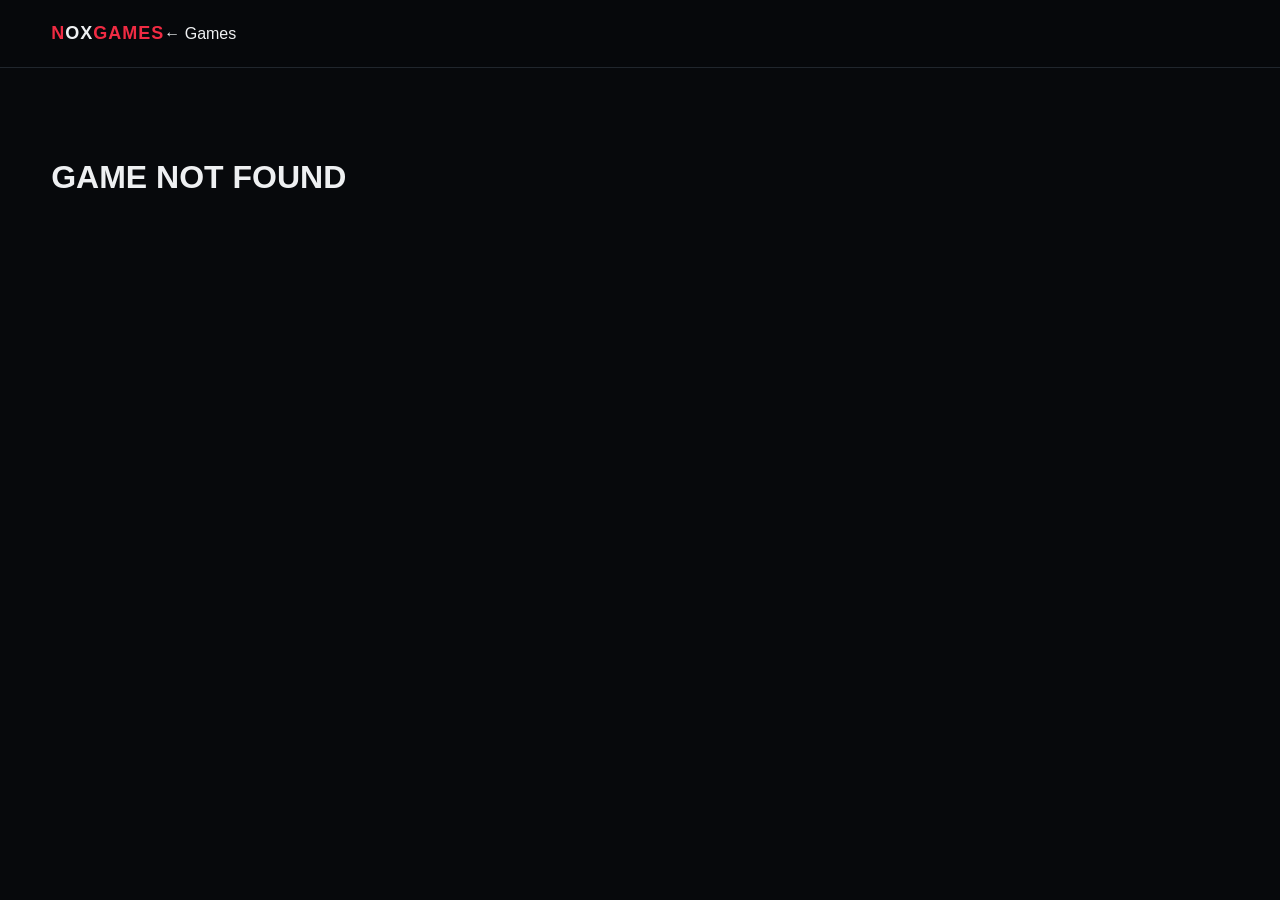
<file: game.html>
<!doctype html><html><head><meta charset="utf-8"><meta name="viewport" content="width=device-width,initial-scale=1">
<title>NOXGAMES — Game</title><link rel="stylesheet" href="styles.css"></head><body>
<header><div class="wrap nav"><a class="logo" href="index.html"><b>N</b>OX<span>GAMES</span></a><a href="index.html">← Games</a></div></header>
<main class="wrap" style="padding:70px 0"><div id="detail"></div></main>
<script>
const GAMES=[["Elden Ring", "Action RPG", "https://cdn.cloudflare.steamstatic.com/steam/apps/1245620/header.jpg", "https://store.steampowered.com/app/1245620/", "A vast dark-fantasy action RPG with exploration, challenging combat and a huge interconnected world.", {"source": "Steam", "sourceUrl": "https://store.steampowered.com/app/1245620/ELDEN_RING/", "min": {"os": "Windows 10", "cpu": "Intel Core i5-8400 / AMD Ryzen 3 3300X", "gpu": "NVIDIA GTX 1060 3GB / AMD RX 580 4GB", "ram": "12 GB", "storage": "60 GB", "dx": "DirectX 12"}, "rec": {"os": "Windows 10/11", "cpu": "Intel Core i7-8700K / AMD Ryzen 5 3600X", "gpu": "NVIDIA GTX 1070 8GB / AMD RX Vega 56 8GB", "ram": "16 GB", "storage": "60 GB", "dx": "DirectX 12"}}], ["Cyberpunk 2077", "RPG", "https://cdn.cloudflare.steamstatic.com/steam/apps/1091500/header.jpg", "https://store.steampowered.com/app/1091500/", "An open-world RPG set in Night City, built around story choices, combat, builds and exploration.", {"source": "Steam", "sourceUrl": "https://store.steampowered.com/app/1091500/Cyberpunk_2077/", "min": {"os": "64-bit Windows 10", "cpu": "Intel Core i7-6700 / AMD Ryzen 5 1600", "gpu": "GeForce GTX 1060 6GB / Radeon RX 580 8GB / Arc A380", "ram": "12 GB", "storage": "70 GB SSD", "dx": "DirectX 12"}, "rec": {"os": "64-bit Windows 10", "cpu": "Intel Core i7-12700 / AMD Ryzen 7 7800X3D", "gpu": "GeForce RTX 2060 SUPER / Radeon RX 5700 XT / Arc A770", "ram": "16 GB", "storage": "70 GB SSD", "dx": "DirectX 12"}}], ["Baldur's Gate 3", "RPG", "https://cdn.cloudflare.steamstatic.com/steam/apps/1086940/header.jpg", "https://store.steampowered.com/app/1086940/", "A party-based RPG with turn-based combat, branching choices and a huge reactive world.", {"source": "Steam", "sourceUrl": "https://store.steampowered.com/app/1086940/Baldurs_Gate_3/", "min": {"os": "Windows 10 64-bit", "cpu": "Intel i5-4690 / AMD FX 8350 / Snapdragon X Elite", "gpu": "NVIDIA GTX 970 / RX 480 / Intel Arc A380 (4GB+ VRAM)", "ram": "8 GB", "storage": "150 GB SSD", "dx": "DirectX 11"}, "rec": {"os": "Windows 10 64-bit", "cpu": "Intel i7-8700K / AMD Ryzen 5 3600", "gpu": "NVIDIA RTX 2060 Super / RX 5700 XT / Intel Arc A580 (8GB+ VRAM)", "ram": "16 GB", "storage": "150 GB SSD", "dx": "DirectX 11"}}], ["Red Dead Redemption 2", "Adventure", "https://cdn.cloudflare.steamstatic.com/steam/apps/1174180/header.jpg", "https://store.steampowered.com/app/1174180/", "A cinematic open-world western with exploration, story missions and a detailed living world.", {"source": "Steam", "sourceUrl": "https://store.steampowered.com/app/1174180/Red_Dead_Redemption_2/", "min": {"os": "Windows 10 64-bit", "cpu": "Intel Core i5-2500K / AMD FX-6300", "gpu": "NVIDIA GTX 770 2GB / AMD Radeon R9 280 3GB", "ram": "8 GB", "storage": "150 GB", "dx": "DirectX 12"}, "rec": {"os": "Windows 10 64-bit", "cpu": "Intel Core i7-4770K / AMD Ryzen 5 1500X", "gpu": "NVIDIA GTX 1060 6GB / AMD RX 480 4GB", "ram": "12 GB", "storage": "150 GB", "dx": "DirectX 12"}}], ["Grand Theft Auto V", "Open World", "https://cdn.cloudflare.steamstatic.com/steam/apps/271590/header.jpg", "https://store.steampowered.com/app/271590/", "A huge open-world action game with a cinematic campaign and online multiplayer.", {"source": "Steam", "sourceUrl": "https://store.steampowered.com/app/271590/Grand_Theft_Auto_V/", "min": {"os": "Windows 10 64-bit", "cpu": "Intel Core 2 Quad Q6600 / AMD Phenom 9850", "gpu": "NVIDIA 9800 GT 1GB / AMD HD 4870 1GB", "ram": "4 GB", "storage": "110 GB", "dx": "DirectX 10"}, "rec": {"os": "Windows 10 64-bit", "cpu": "Intel Core i5-3470 / AMD FX-8350", "gpu": "NVIDIA GTX 660 2GB / AMD HD 7870 2GB", "ram": "8 GB", "storage": "110 GB", "dx": "DirectX 10"}}], ["Stardew Valley", "Indie", "https://cdn.cloudflare.steamstatic.com/steam/apps/413150/header.jpg", "https://store.steampowered.com/app/413150/", "A relaxing farming and life-sim RPG focused on building, exploration, relationships and discovery.", {"source": "Steam", "sourceUrl": "https://store.steampowered.com/app/413150/Stardew_Valley/", "min": {"os": "Windows 10 64-bit", "cpu": "2 GHz CPU", "gpu": "256 MB video memory, shader model 3.0+", "ram": "2 GB", "storage": "500 MB", "dx": "—"}, "rec": {"os": "Windows 10 64-bit", "cpu": "2 GHz CPU or better", "gpu": "256 MB video memory or better", "ram": "2 GB", "storage": "500 MB", "dx": "—"}}], ["Terraria", "Indie", "https://cdn.cloudflare.steamstatic.com/steam/apps/105600/header.jpg", "https://store.steampowered.com/app/105600/", "A sandbox adventure packed with exploration, building, crafting, bosses and progression.", {"source": "Steam", "sourceUrl": "https://store.steampowered.com/app/105600/Terraria/", "min": {"os": "Windows 10 64-bit", "cpu": "2.0 GHz processor", "gpu": "128 MB video memory, Shader Model 2.0+", "ram": "2.5 GB", "storage": "200 MB", "dx": "9.0c"}, "rec": {"os": "Windows 10 64-bit", "cpu": "Dual Core 3.0 GHz", "gpu": "256 MB video memory", "ram": "4 GB", "storage": "200 MB", "dx": "9.0c"}}], ["DOOM Eternal", "FPS", "https://cdn.cloudflare.steamstatic.com/steam/apps/782330/header.jpg", "https://store.steampowered.com/app/782330/", "A fast, aggressive first-person shooter focused on movement, combat and demon-slaying.", {"source": "Steam", "sourceUrl": "https://store.steampowered.com/app/782330/DOOM_Eternal/", "min": {"os": "64-bit Windows 10", "cpu": "Intel Core i5-4460 / AMD Ryzen 3 1200", "gpu": "GTX 1050 Ti 4GB / GTX 1060 3GB / RX 470 4GB", "ram": "8 GB", "storage": "80 GB", "dx": "Vulkan"}, "rec": {"os": "64-bit Windows 10", "cpu": "Intel Core i7-6700K / AMD Ryzen 7 1800X", "gpu": "GTX 1080 / RTX 2060 / RX Vega 56", "ram": "8 GB", "storage": "80 GB", "dx": "Vulkan"}}], ["Forza Horizon 5", "Racing", "https://cdn.cloudflare.steamstatic.com/steam/apps/1551360/header.jpg", "https://store.steampowered.com/app/1551360/", "An open-world racing game with hundreds of cars and a massive Mexican map.", {"source": "Steam", "sourceUrl": "https://store.steampowered.com/app/1551360/Forza_Horizon_5/", "min": {"os": "Windows 10 version 18362+", "cpu": "Intel i5-4460 / AMD Ryzen 3 1200", "gpu": "GTX 970 / RX 470", "ram": "8 GB", "storage": "110 GB", "dx": "12"}, "rec": {"os": "Windows 10 version 18362+", "cpu": "Intel i5-8400 / AMD Ryzen 5 1500X", "gpu": "GTX 1070 / RX 590", "ram": "16 GB", "storage": "110 GB", "dx": "12"}}], ["Hades", "Indie", "https://cdn.cloudflare.steamstatic.com/steam/apps/1145360/header.jpg", "https://store.steampowered.com/app/1145360/", "A fast roguelike action game combining responsive combat, upgrades and strong character-driven storytelling.", {"source": "Steam", "sourceUrl": "https://store.steampowered.com/app/1145360/Hades/", "min": {"os": "Windows 7 SP1", "cpu": "Dual Core 2.4 GHz", "gpu": "1GB VRAM / DirectX 10+ support", "ram": "4 GB", "storage": "15 GB", "dx": "10"}, "rec": {"os": "Windows 7 SP1", "cpu": "Dual Core 3.0 GHz+", "gpu": "2GB VRAM / DirectX 10+ support", "ram": "8 GB", "storage": "20 GB", "dx": "10"}}], ["Hollow Knight", "Indie", "https://cdn.cloudflare.steamstatic.com/steam/apps/367520/header.jpg", "https://store.steampowered.com/app/367520/", "A hand-drawn metroidvania with exploration, difficult combat and a mysterious underground kingdom.", {"source": "Steam", "sourceUrl": "https://store.steampowered.com/app/367520/Hollow_Knight/", "min": {"os": "Windows 7", "cpu": "Intel Core 2 Duo E5200", "gpu": "GeForce 9800GTX+ (1GB)", "ram": "4 GB", "storage": "9 GB", "dx": "9.0c"}, "rec": {"os": "Windows 10", "cpu": "Intel Core i5", "gpu": "GeForce GTX 560", "ram": "8 GB", "storage": "9 GB", "dx": "11"}}], ["Black Myth: Wukong", "Action RPG", "https://cdn.cloudflare.steamstatic.com/steam/apps/2358720/header.jpg", "https://store.steampowered.com/app/2358720/", "A visually rich action RPG inspired by Journey to the West, focused on boss fights and exploration.", {"source": "Steam", "sourceUrl": "https://store.steampowered.com/app/2358720/Black_Myth_Wukong/", "min": {"os": "Windows 10 64-bit", "cpu": "Intel Core i5-8400 / AMD Ryzen 5 1600", "gpu": "GTX 1060 6GB / RX 580 8GB", "ram": "16 GB", "storage": "130 GB SSD recommended", "dx": "11/12"}, "rec": {"os": "Windows 10 64-bit", "cpu": "Intel Core i7-9700 / AMD Ryzen 5 5500", "gpu": "RTX 2060 / RX 5700 XT / Arc A750", "ram": "16 GB", "storage": "130 GB SSD", "dx": "11/12"}}], ["Hades II", "PC Game", "https://cdn.cloudflare.steamstatic.com/steam/apps/1145350/header.jpg", "https://store.steampowered.com/app/1145350/", "Explore Hades II, including its gameplay, store information and PC hardware considerations.", {"source": "Official store", "sourceUrl": "https://store.steampowered.com/app/1145350/", "min": null, "rec": null}], ["Celeste", "PC Game", "https://cdn.cloudflare.steamstatic.com/steam/apps/504230/header.jpg", "https://store.steampowered.com/app/504230/", "Explore Celeste, including its gameplay, store information and PC hardware considerations.", {"source": "Official store", "sourceUrl": "https://store.steampowered.com/app/504230/", "min": null, "rec": null}], ["Cuphead", "PC Game", "https://cdn.cloudflare.steamstatic.com/steam/apps/268910/header.jpg", "https://store.steampowered.com/app/268910/", "Explore Cuphead, including its gameplay, store information and PC hardware considerations.", {"source": "Official store", "sourceUrl": "https://store.steampowered.com/app/268910/", "min": null, "rec": null}], ["Dead Cells", "PC Game", "https://cdn.cloudflare.steamstatic.com/steam/apps/588650/header.jpg", "https://store.steampowered.com/app/588650/", "Explore Dead Cells, including its gameplay, store information and PC hardware considerations.", {"source": "Official store", "sourceUrl": "https://store.steampowered.com/app/588650/", "min": null, "rec": null}], ["Balatro", "PC Game", "https://cdn.cloudflare.steamstatic.com/steam/apps/2379780/header.jpg", "https://store.steampowered.com/app/2379780/", "Explore Balatro, including its gameplay, store information and PC hardware considerations.", {"source": "Official store", "sourceUrl": "https://store.steampowered.com/app/2379780/", "min": null, "rec": null}], ["Valheim", "PC Game", "https://cdn.cloudflare.steamstatic.com/steam/apps/892970/header.jpg", "https://store.steampowered.com/app/892970/", "Explore Valheim, including its gameplay, store information and PC hardware considerations.", {"source": "Official store", "sourceUrl": "https://store.steampowered.com/app/892970/", "min": null, "rec": null}], ["Subnautica", "PC Game", "https://cdn.cloudflare.steamstatic.com/steam/apps/264710/header.jpg", "https://store.steampowered.com/app/264710/", "Explore Subnautica, including its gameplay, store information and PC hardware considerations.", {"source": "Official store", "sourceUrl": "https://store.steampowered.com/app/264710/", "min": null, "rec": null}], ["The Forest", "PC Game", "https://cdn.cloudflare.steamstatic.com/steam/apps/242760/header.jpg", "https://store.steampowered.com/app/242760/", "Explore The Forest, including its gameplay, store information and PC hardware considerations.", {"source": "Official store", "sourceUrl": "https://store.steampowered.com/app/242760/", "min": null, "rec": null}], ["Sons of the Forest", "PC Game", "https://cdn.cloudflare.steamstatic.com/steam/apps/1326470/header.jpg", "https://store.steampowered.com/app/1326470/", "Explore Sons of the Forest, including its gameplay, store information and PC hardware considerations.", {"source": "Official store", "sourceUrl": "https://store.steampowered.com/app/1326470/", "min": null, "rec": null}], ["Outer Wilds", "PC Game", "https://cdn.cloudflare.steamstatic.com/steam/apps/753640/header.jpg", "https://store.steampowered.com/app/753640/", "Explore Outer Wilds, including its gameplay, store information and PC hardware considerations.", {"source": "Official store", "sourceUrl": "https://store.steampowered.com/app/753640/", "min": null, "rec": null}], ["Dredge", "PC Game", "https://cdn.cloudflare.steamstatic.com/steam/apps/1562430/header.jpg", "https://store.steampowered.com/app/1562430/", "Explore Dredge, including its gameplay, store information and PC hardware considerations.", {"source": "Official store", "sourceUrl": "https://store.steampowered.com/app/1562430/", "min": null, "rec": null}], ["Inscryption", "PC Game", "https://cdn.cloudflare.steamstatic.com/steam/apps/1092790/header.jpg", "https://store.steampowered.com/app/1092790/", "Explore Inscryption, including its gameplay, store information and PC hardware considerations.", {"source": "Official store", "sourceUrl": "https://store.steampowered.com/app/1092790/", "min": null, "rec": null}], ["Lethal Company", "PC Game", "https://cdn.cloudflare.steamstatic.com/steam/apps/1966720/header.jpg", "https://store.steampowered.com/app/1966720/", "Explore Lethal Company, including its gameplay, store information and PC hardware considerations.", {"source": "Official store", "sourceUrl": "https://store.steampowered.com/app/1966720/", "min": null, "rec": null}], ["Phasmophobia", "PC Game", "https://cdn.cloudflare.steamstatic.com/steam/apps/739630/header.jpg", "https://store.steampowered.com/app/739630/", "Explore Phasmophobia, including its gameplay, store information and PC hardware considerations.", {"source": "Official store", "sourceUrl": "https://store.steampowered.com/app/739630/", "min": null, "rec": null}], ["Deep Rock Galactic", "PC Game", "https://cdn.cloudflare.steamstatic.com/steam/apps/548430/header.jpg", "https://store.steampowered.com/app/548430/", "Explore Deep Rock Galactic, including its gameplay, store information and PC hardware considerations.", {"source": "Official store", "sourceUrl": "https://store.steampowered.com/app/548430/", "min": null, "rec": null}], ["Control", "PC Game", "https://cdn.cloudflare.steamstatic.com/steam/apps/870780/header.jpg", "https://store.steampowered.com/app/870780/", "Explore Control, including its gameplay, store information and PC hardware considerations.", {"source": "Official store", "sourceUrl": "https://store.steampowered.com/app/870780/", "min": null, "rec": null}], ["Alan Wake 2", "PC Game", "https://cdn.cloudflare.steamstatic.com/steam/apps/1087100/header.jpg", "https://store.steampowered.com/app/1087100/", "Explore Alan Wake 2, including its gameplay, store information and PC hardware considerations.", {"source": "Official store", "sourceUrl": "https://store.steampowered.com/app/1087100/", "min": null, "rec": null}], ["Dead Space", "PC Game", "https://cdn.cloudflare.steamstatic.com/steam/apps/1693980/header.jpg", "https://store.steampowered.com/app/1693980/", "Explore Dead Space, including its gameplay, store information and PC hardware considerations.", {"source": "Official store", "sourceUrl": "https://store.steampowered.com/app/1693980/", "min": null, "rec": null}], ["Resident Evil 4", "PC Game", "https://cdn.cloudflare.steamstatic.com/steam/apps/2050650/header.jpg", "https://store.steampowered.com/app/2050650/", "Explore Resident Evil 4, including its gameplay, store information and PC hardware considerations.", {"source": "Official store", "sourceUrl": "https://store.steampowered.com/app/2050650/", "min": null, "rec": null}], ["Resident Evil Village", "PC Game", "https://cdn.cloudflare.steamstatic.com/steam/apps/1196590/header.jpg", "https://store.steampowered.com/app/1196590/", "Explore Resident Evil Village, including its gameplay, store information and PC hardware considerations.", {"source": "Official store", "sourceUrl": "https://store.steampowered.com/app/1196590/", "min": null, "rec": null}], ["God of War Ragnarök", "PC Game", "https://cdn.cloudflare.steamstatic.com/steam/apps/2322010/header.jpg", "https://store.steampowered.com/app/2322010/", "Explore God of War Ragnarök, including its gameplay, store information and PC hardware considerations.", {"source": "Official store", "sourceUrl": "https://store.steampowered.com/app/2322010/", "min": null, "rec": null}], ["Horizon Forbidden West", "PC Game", "https://cdn.cloudflare.steamstatic.com/steam/apps/2420110/header.jpg", "https://store.steampowered.com/app/2420110/", "Explore Horizon Forbidden West, including its gameplay, store information and PC hardware considerations.", {"source": "Official store", "sourceUrl": "https://store.steampowered.com/app/2420110/", "min": null, "rec": null}], ["Marvel's Spider-Man Remastered", "PC Game", "", "https://store.steampowered.com/search/?term=Marvel's+Spider-Man+Remastered", "Explore Marvel's Spider-Man Remastered, including its gameplay, store information and PC hardware considerations.", {"source": "Official store", "sourceUrl": "https://store.steampowered.com/search/?term=Marvel's+Spider-Man+Remastered", "min": null, "rec": null}], ["Starfield", "PC Game", "https://cdn.cloudflare.steamstatic.com/steam/apps/1716740/header.jpg", "https://store.steampowered.com/app/1716740/", "Explore Starfield, including its gameplay, store information and PC hardware considerations.", {"source": "Official store", "sourceUrl": "https://store.steampowered.com/app/1716740/", "min": null, "rec": null}], ["The Witcher 3", "PC Game", "https://cdn.cloudflare.steamstatic.com/steam/apps/292030/header.jpg", "https://store.steampowered.com/app/292030/", "Explore The Witcher 3, including its gameplay, store information and PC hardware considerations.", {"source": "Official store", "sourceUrl": "https://store.steampowered.com/app/292030/", "min": null, "rec": null}], ["Monster Hunter Wilds", "PC Game", "https://cdn.cloudflare.steamstatic.com/steam/apps/2246340/header.jpg", "https://store.steampowered.com/app/2246340/", "Explore Monster Hunter Wilds, including its gameplay, store information and PC hardware considerations.", {"source": "Official store", "sourceUrl": "https://store.steampowered.com/app/2246340/", "min": null, "rec": null}], ["Kingdom Come: Deliverance II", "PC Game", "https://cdn.cloudflare.steamstatic.com/steam/apps/1771300/header.jpg", "https://store.steampowered.com/app/1771300/", "Explore Kingdom Come: Deliverance II, including its gameplay, store information and PC hardware considerations.", {"source": "Official store", "sourceUrl": "https://store.steampowered.com/app/1771300/", "min": null, "rec": null}], ["Counter-Strike 2", "PC Game", "", "https://store.steampowered.com/search/?term=Counter-Strike+2", "Explore Counter-Strike 2, including its gameplay, store information and PC hardware considerations.", {"source": "Official store", "sourceUrl": "https://store.steampowered.com/search/?term=Counter-Strike+2", "min": null, "rec": null}], ["Valorant", "PC Game", "", "https://store.steampowered.com/search/?term=Valorant", "Explore Valorant, including its gameplay, store information and PC hardware considerations.", {"source": "Official store", "sourceUrl": "https://store.steampowered.com/search/?term=Valorant", "min": null, "rec": null}], ["Apex Legends", "PC Game", "", "https://store.steampowered.com/search/?term=Apex+Legends", "Explore Apex Legends, including its gameplay, store information and PC hardware considerations.", {"source": "Official store", "sourceUrl": "https://store.steampowered.com/search/?term=Apex+Legends", "min": null, "rec": null}], ["Crimson Desert", "Action RPG", "", "https://store.steampowered.com/search/?term=Crimson+Desert", "Crimson Desert is available to explore on NOXGAMES with game information, PC guidance and an official store link.", {"source": "Official store", "sourceUrl": "https://store.steampowered.com/search/?term=Crimson+Desert", "min": null, "rec": null}], ["Assassin's Creed Shadows", "Action RPG", "", "https://store.steampowered.com/search/?term=Assassin's+Creed+Shadows", "Assassin's Creed Shadows is available to explore on NOXGAMES with game information, PC guidance and an official store link.", {"source": "Official store", "sourceUrl": "https://store.steampowered.com/search/?term=Assassin's+Creed+Shadows", "min": null, "rec": null}], ["Dragon's Dogma 2", "Action RPG", "https://cdn.cloudflare.steamstatic.com/steam/apps/2054970/header.jpg", "https://store.steampowered.com/app/2054970/", "Dragon's Dogma 2 is available to explore on NOXGAMES with game information, PC guidance and an official store link.", {"source": "Official store", "sourceUrl": "https://store.steampowered.com/app/2054970/", "min": null, "rec": null}], ["Lies of P", "Action RPG", "https://cdn.cloudflare.steamstatic.com/steam/apps/1627720/header.jpg", "https://store.steampowered.com/app/1627720/", "Lies of P is available to explore on NOXGAMES with game information, PC guidance and an official store link.", {"source": "Official store", "sourceUrl": "https://store.steampowered.com/app/1627720/", "min": null, "rec": null}], ["Sekiro: Shadows Die Twice", "Action", "https://cdn.cloudflare.steamstatic.com/steam/apps/814380/header.jpg", "https://store.steampowered.com/app/814380/", "Sekiro: Shadows Die Twice is available to explore on NOXGAMES with game information, PC guidance and an official store link.", {"source": "Official store", "sourceUrl": "https://store.steampowered.com/app/814380/", "min": null, "rec": null}], ["Dark Souls III", "Action RPG", "https://cdn.cloudflare.steamstatic.com/steam/apps/374320/header.jpg", "https://store.steampowered.com/app/374320/", "Dark Souls III is available to explore on NOXGAMES with game information, PC guidance and an official store link.", {"source": "Official store", "sourceUrl": "https://store.steampowered.com/app/374320/", "min": null, "rec": null}], ["S.T.A.L.K.E.R. 2", "FPS", "", "https://store.steampowered.com/search/?term=S.T.A.L.K.E.R.+2", "S.T.A.L.K.E.R. 2 is available to explore on NOXGAMES with game information, PC guidance and an official store link.", {"source": "Official store", "sourceUrl": "https://store.steampowered.com/search/?term=S.T.A.L.K.E.R.+2", "min": null, "rec": null}], ["Metro Exodus", "FPS", "", "https://store.steampowered.com/search/?term=Metro+Exodus", "Metro Exodus is available to explore on NOXGAMES with game information, PC guidance and an official store link.", {"source": "Official store", "sourceUrl": "https://store.steampowered.com/search/?term=Metro+Exodus", "min": null, "rec": null}], ["Doom Eternal", "FPS", "", "https://store.steampowered.com/search/?term=Doom+Eternal", "Doom Eternal is available to explore on NOXGAMES with game information, PC guidance and an official store link.", {"source": "Official store", "sourceUrl": "https://store.steampowered.com/search/?term=Doom+Eternal", "min": null, "rec": null}], ["F1 25", "Racing", "", "https://store.steampowered.com/search/?term=F1+25", "F1 25 is available to explore on NOXGAMES with game information, PC guidance and an official store link.", {"source": "Official store", "sourceUrl": "https://store.steampowered.com/search/?term=F1+25", "min": null, "rec": null}], ["Tekken 8", "Fighting", "", "https://store.steampowered.com/search/?term=Tekken+8", "Tekken 8 is available to explore on NOXGAMES with game information, PC guidance and an official store link.", {"source": "Official store", "sourceUrl": "https://store.steampowered.com/search/?term=Tekken+8", "min": null, "rec": null}], ["Street Fighter 6", "Fighting", "", "https://store.steampowered.com/search/?term=Street+Fighter+6", "Street Fighter 6 is available to explore on NOXGAMES with game information, PC guidance and an official store link.", {"source": "Official store", "sourceUrl": "https://store.steampowered.com/search/?term=Street+Fighter+6", "min": null, "rec": null}], ["Dave the Diver", "Indie", "https://cdn.cloudflare.steamstatic.com/steam/apps/1868140/header.jpg", "https://store.steampowered.com/app/1868140/", "Dave the Diver is available to explore on NOXGAMES with game information, PC guidance and an official store link.", {"source": "Official store", "sourceUrl": "https://store.steampowered.com/app/1868140/", "min": null, "rec": null}]];
let n=new URLSearchParams(location.search).get('name'),g=GAMES.find(x=>x[0]===n);
document.title='NOXGAMES — '+(n||'Game');
function box(title,d){if(!d)return '<div class="req-empty"><p>Verified requirements are not in the NOXGAMES database yet.</p><a class="official" href="'+g[5].sourceUrl+'" target="_blank">Check official store requirements ↗</a></div>';return `<div class="req-box"><h3>${title}</h3><div class="req-row"><b>OS</b><span>${d.os}</span></div><div class="req-row"><b>CPU</b><span>${d.cpu}</span></div><div class="req-row"><b>GPU</b><span>${d.gpu}</span></div><div class="req-row"><b>RAM</b><span>${d.ram}</span></div><div class="req-row"><b>Storage</b><span>${d.storage}</span></div><div class="req-row"><b>DirectX</b><span>${d.dx}</span></div></div>`}
document.getElementById('detail').innerHTML=g?`
<section class="detail-top"><div>${g[2]?`<img src="${g[2]}" class="detail-img">`:`<div class="no-image detail-img"><b>${g[0]}</b><small>${g[1]}</small></div>`}</div>
<div><small>${g[1]}</small><h1>${g[0]}</h1><p class="desc">${g[4]}</p><a class="primary" href="${g[3]}" target="_blank">Steam / Official ↗</a></div></section>
<section class="requirements"><div class="section-head"><div><small>PC REQUIREMENTS</small><h2>SYSTEM <span>REQUIREMENTS</span></h2></div><p>Requirements shown from the listed store/source. Always check the official page for updates.</p></div>
<div class="req-grid">${box('MINIMUM',g[5].min)}${box('RECOMMENDED',g[5].rec)}</div>
<div class="req-source">Source: <a href="${g[5].sourceUrl}" target="_blank">${g[5].source} ↗</a></div></section>`:'<h1>GAME NOT FOUND</h1>';
</script></body></html>
</file>
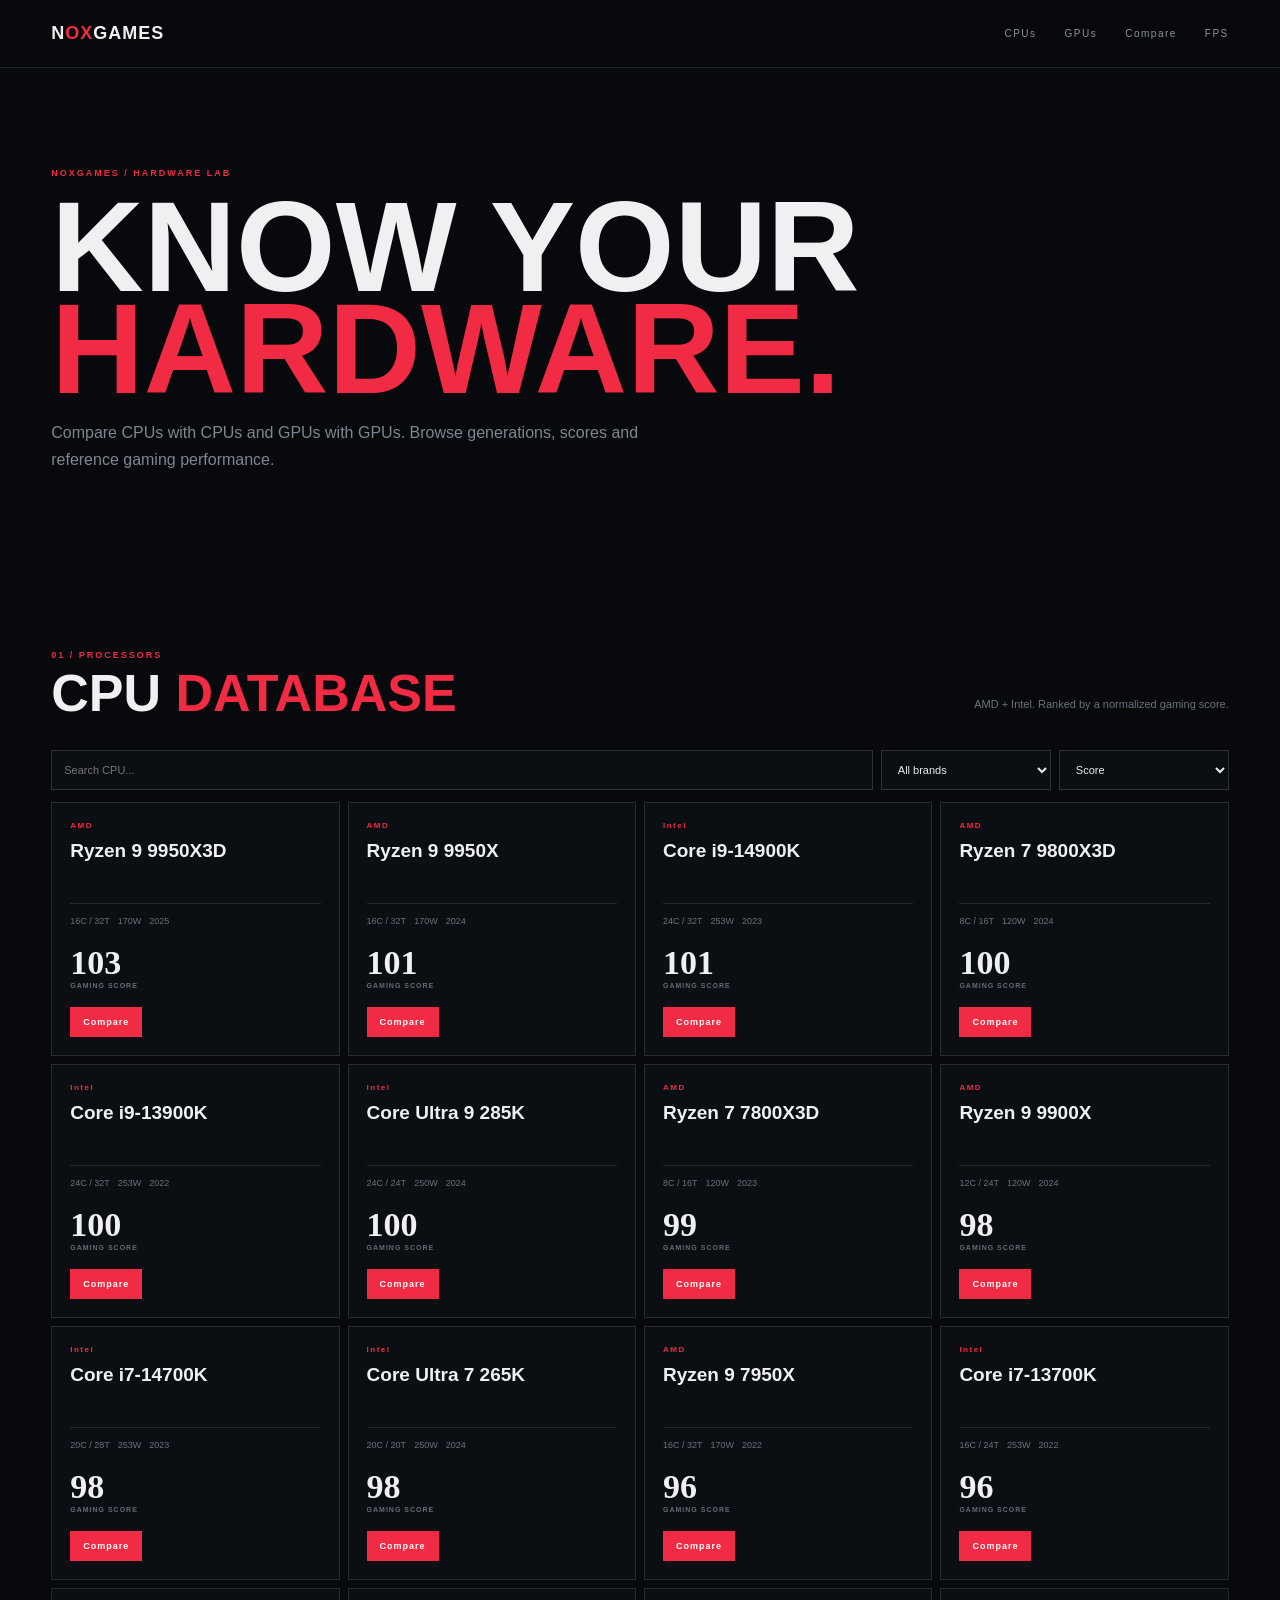
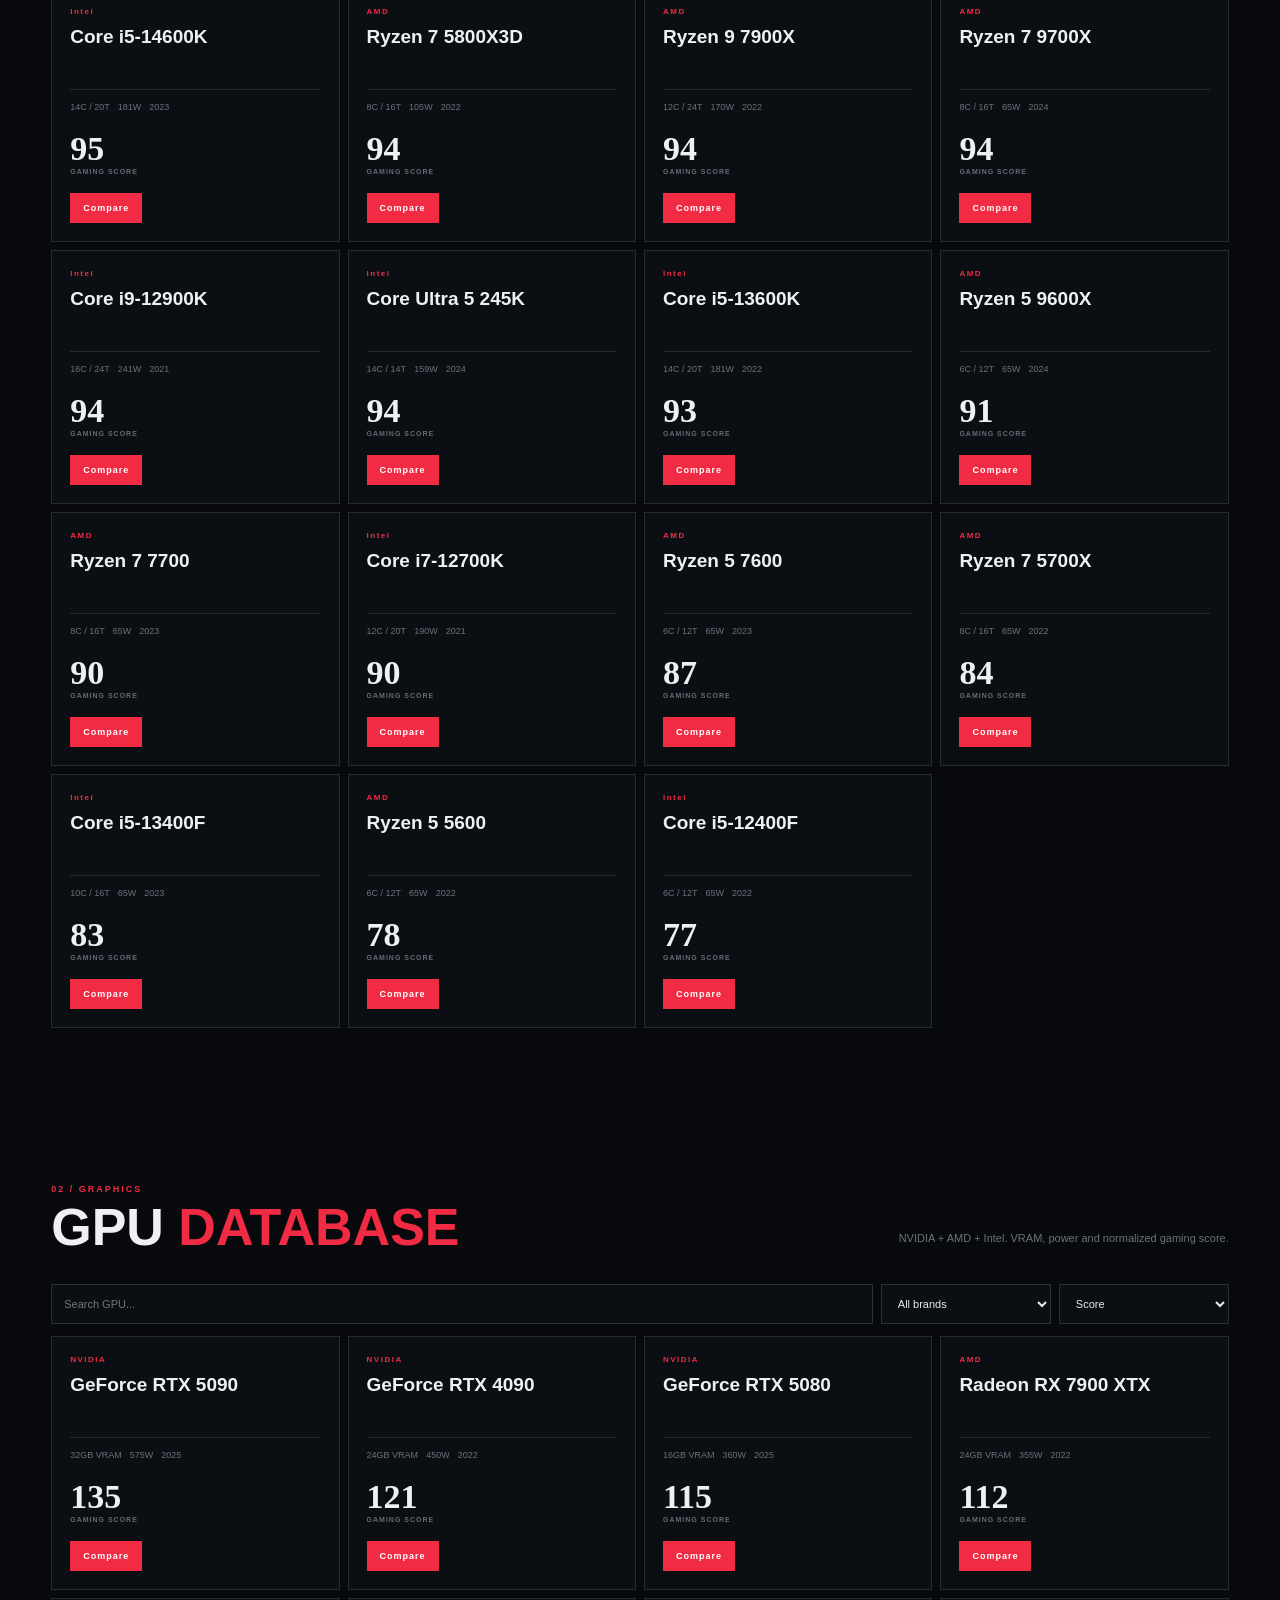
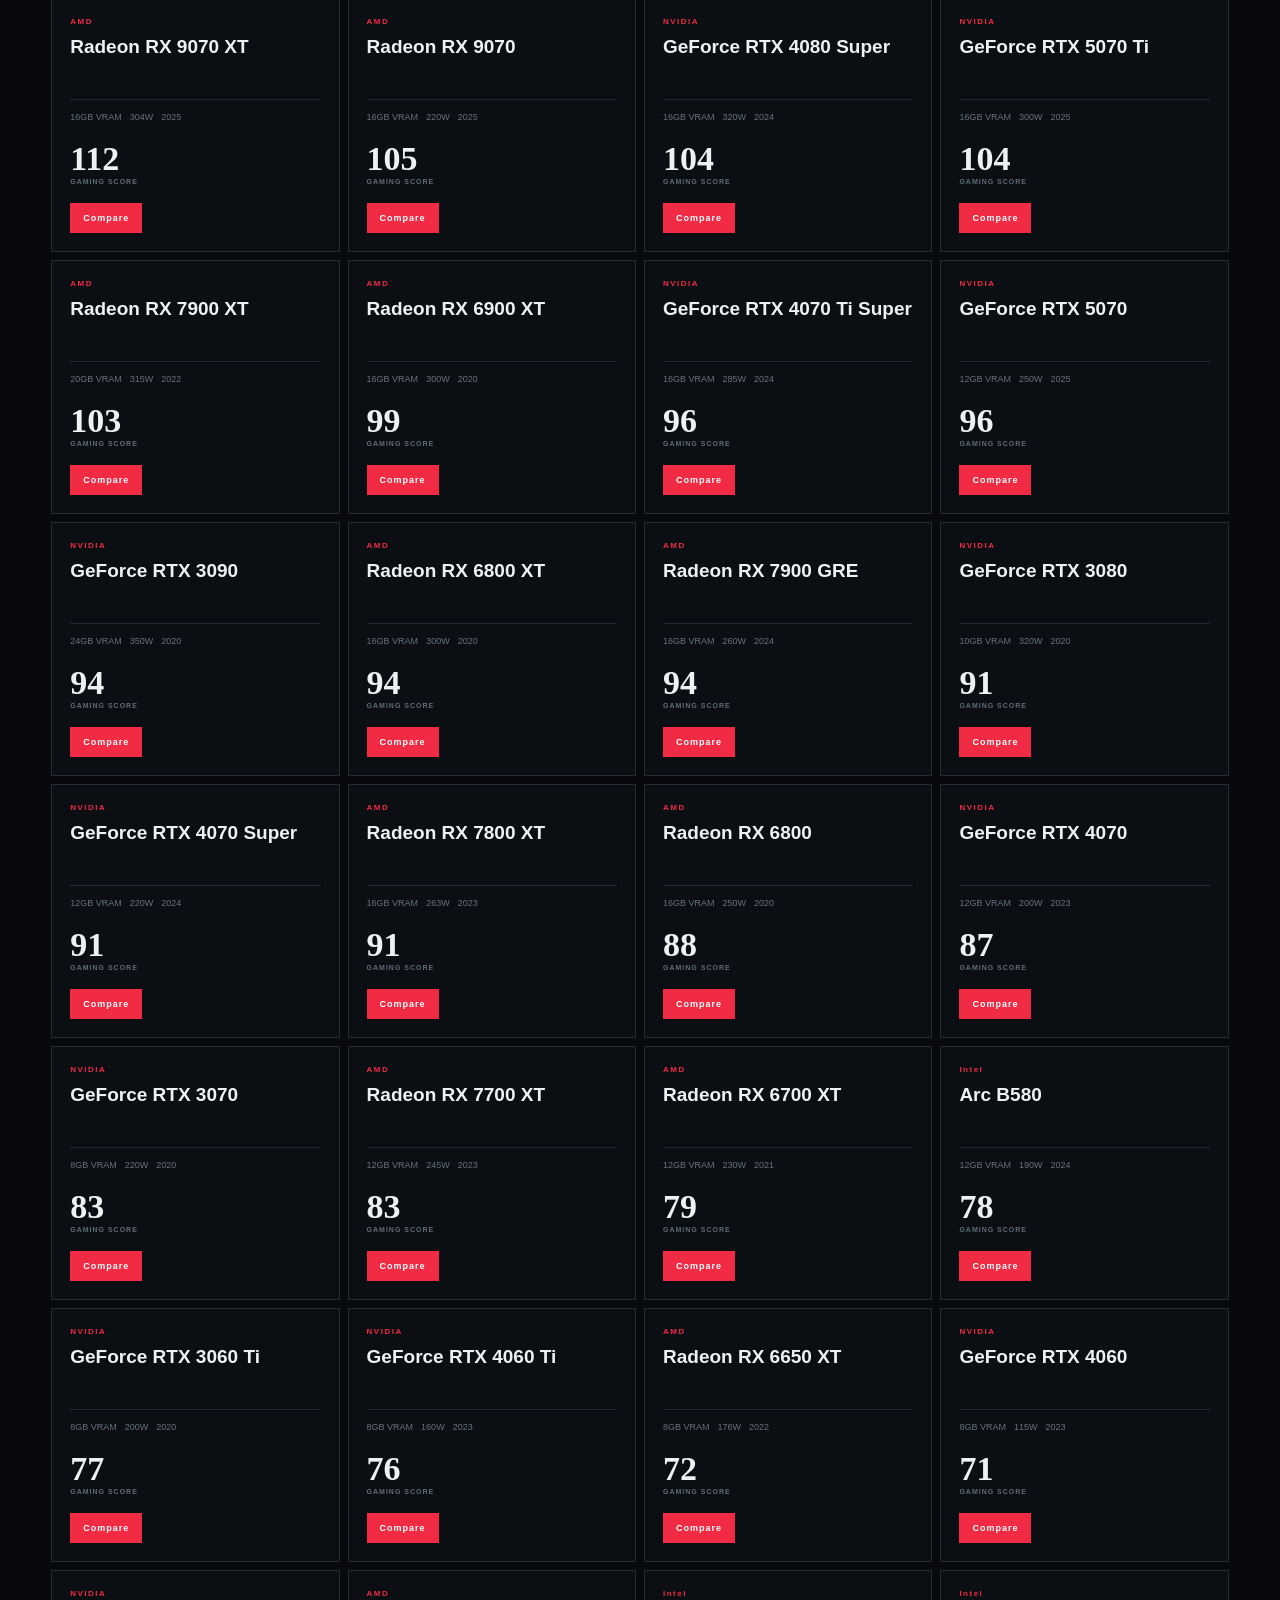
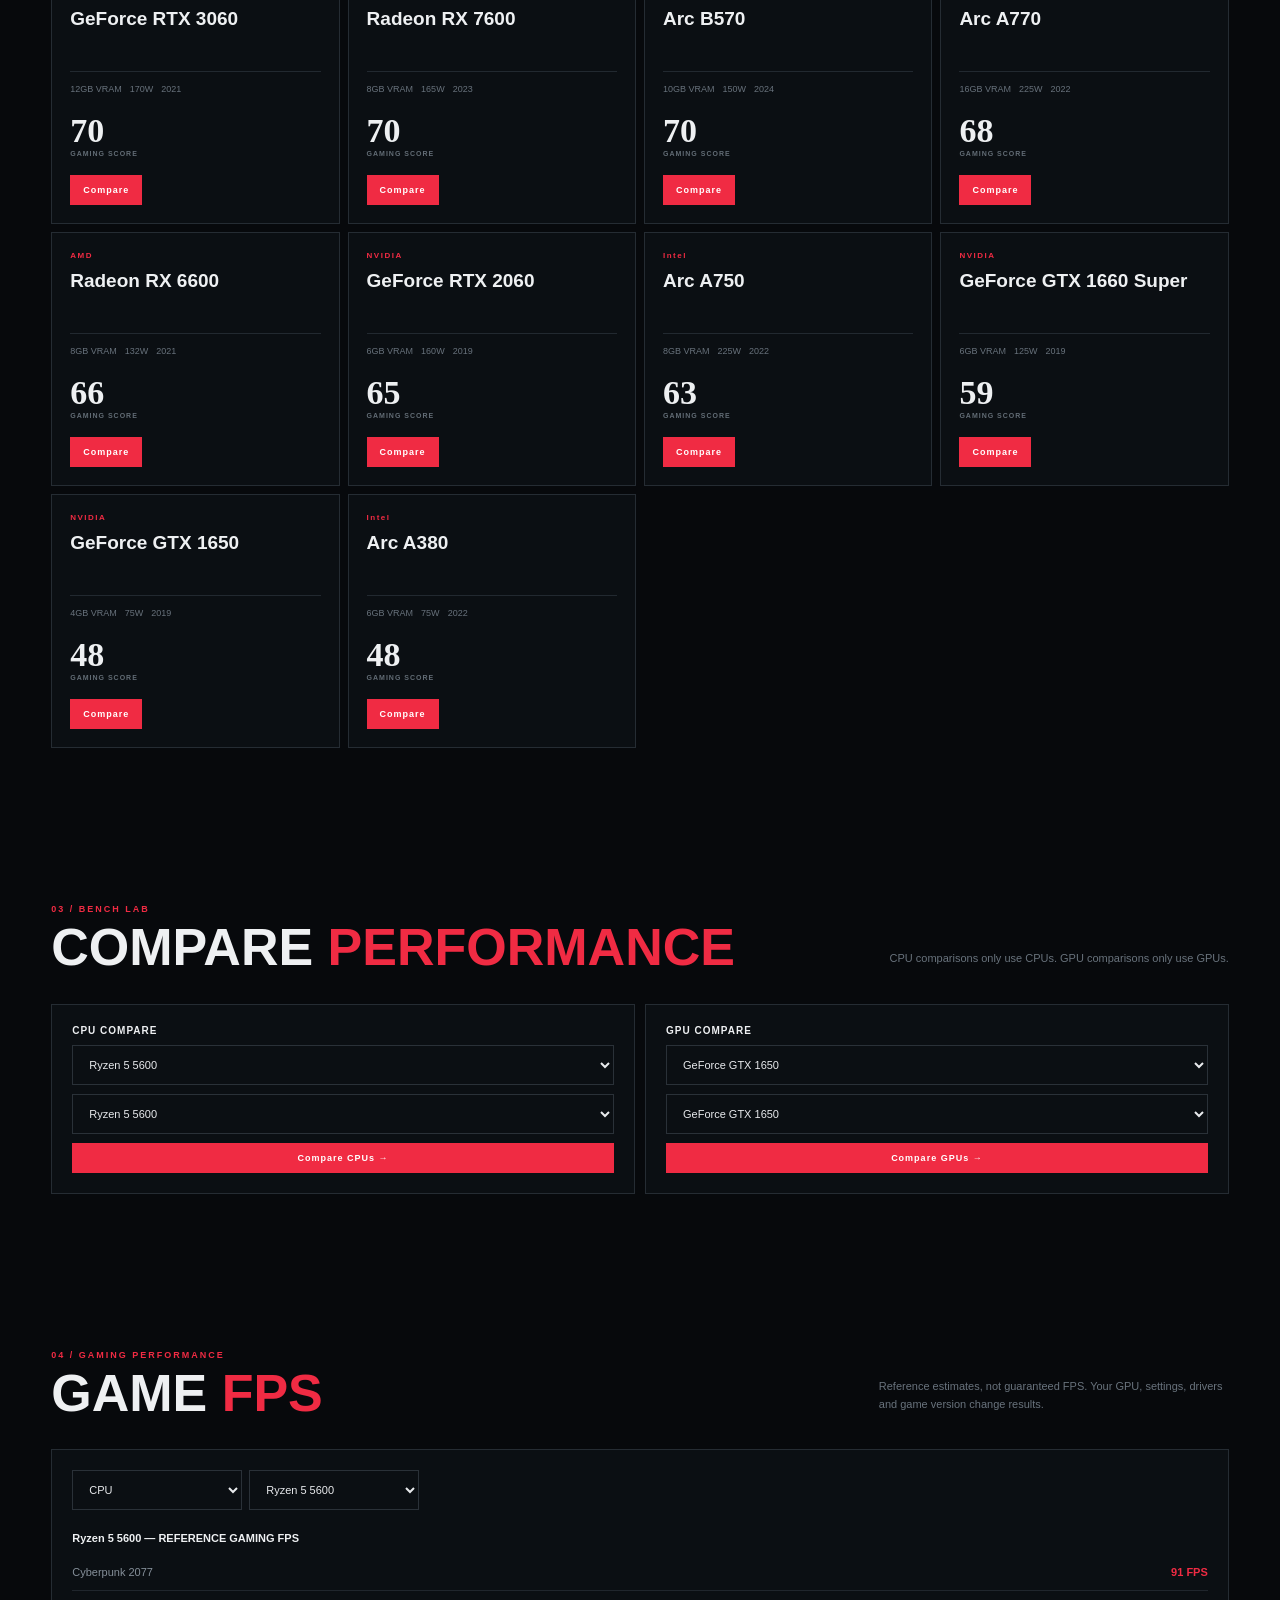
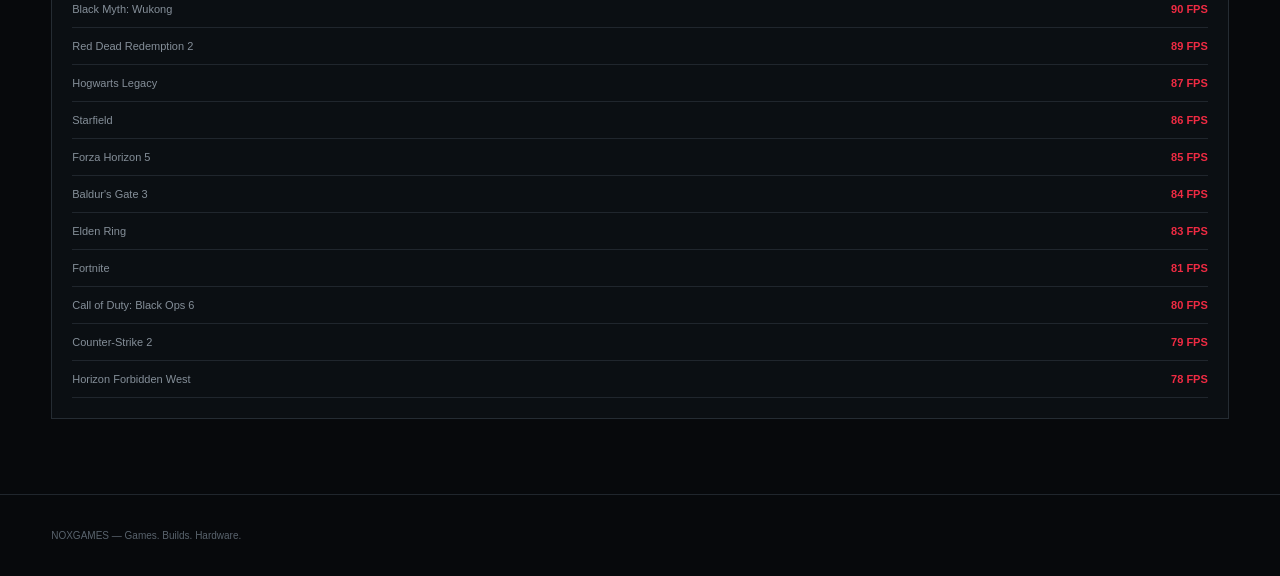
<file: hardware.html>
<!doctype html>
<html><head><meta charset="utf-8"><meta name="viewport" content="width=device-width,initial-scale=1"><title>NOXGAMES — Hardware</title><link rel="stylesheet" href="hardware.css"></head>
<body>
<header><div class="wrap nav"><a class="logo" href="#">N<span>OX</span>GAMES</a><nav><a href="#cpu">CPUs</a><a href="#gpu">GPUs</a><a href="#compare">Compare</a><a href="#fps">FPS</a></nav></div></header>
<main>
<section class="hero wrap"><div class="eyebrow">NOXGAMES / HARDWARE LAB</div><h1>KNOW YOUR<br><span>HARDWARE.</span></h1><p>Compare CPUs with CPUs and GPUs with GPUs. Browse generations, scores and reference gaming performance.</p></section>
<section class="wrap section" id="cpu"><div class="head"><div><small>01 / PROCESSORS</small><h2>CPU <span>DATABASE</span></h2></div><p>AMD + Intel. Ranked by a normalized gaming score.</p></div><div class="toolbar"><input id="cpuSearch" placeholder="Search CPU..."><select id="cpuBrand"><option>All brands</option><option>AMD</option><option>Intel</option></select><select id="cpuSort"><option>Score</option><option>Year</option><option>Price-independent</option></select></div><div id="cpuGrid" class="grid"></div></section>
<section class="wrap section" id="gpu"><div class="head"><div><small>02 / GRAPHICS</small><h2>GPU <span>DATABASE</span></h2></div><p>NVIDIA + AMD + Intel. VRAM, power and normalized gaming score.</p></div><div class="toolbar"><input id="gpuSearch" placeholder="Search GPU..."><select id="gpuBrand"><option>All brands</option><option>NVIDIA</option><option>AMD</option><option>Intel</option></select><select id="gpuSort"><option>Score</option><option>VRAM</option><option>Year</option></select></div><div id="gpuGrid" class="grid"></div></section>
<section class="wrap section" id="compare"><div class="head"><div><small>03 / BENCH LAB</small><h2>COMPARE <span>PERFORMANCE</span></h2></div><p>CPU comparisons only use CPUs. GPU comparisons only use GPUs.</p></div><div class="compare"><div class="pick"><b>CPU COMPARE</b><select id="cpuA"></select><select id="cpuB"></select><button onclick="compareCPU()">Compare CPUs →</button></div><div class="pick"><b>GPU COMPARE</b><select id="gpuA"></select><select id="gpuB"></select><button onclick="compareGPU()">Compare GPUs →</button></div></div><div id="compareOut"></div></section>
<section class="wrap section" id="fps"><div class="head"><div><small>04 / GAMING PERFORMANCE</small><h2>GAME <span>FPS</span></h2></div><p>Reference estimates, not guaranteed FPS. Your GPU, settings, drivers and game version change results.</p></div><div class="fps-box"><select id="fpsType"><option>CPU</option><option>GPU</option></select><select id="fpsPart"></select><div id="fpsTable"></div></div></section>
</main><footer><div class="wrap">NOXGAMES — Games. Builds. Hardware.</div></footer>
<script src="data.js"></script><script src="hardware-script.js"></script></body></html>
</file>
<file: styles.css>
*{box-sizing:border-box}body{margin:0;background:#07090c;color:#eef0f2;font-family:Inter,Arial,sans-serif}a{color:inherit;text-decoration:none}.wrap{width:min(1180px,92%);margin:auto}header{height:68px;border-bottom:1px solid #20262d;position:sticky;top:0;background:#07090ce8;backdrop-filter:blur(14px);z-index:10}.nav{height:100%;display:flex;align-items:center}.logo{font-size:18px;font-weight:900;letter-spacing:1px}.logo b,.logo span,h2 span,.hero h1 span{color:#f02b43}nav{margin-left:auto;display:flex;gap:24px;align-items:center}nav>a{font-size:9px;color:#89929a;letter-spacing:1.4px}nav button{background:none;border:1px solid #303841;color:#aaa;padding:8px 11px;letter-spacing:2px;cursor:pointer}.hero{min-height:510px;display:flex;align-items:center}.eyebrow,small{font-size:9px;letter-spacing:2px;color:#f02b43;font-weight:800}.hero h1{font-family:Impact,"Arial Narrow",sans-serif;font-size:clamp(70px,9vw,125px);line-height:.82;margin:18px 0}.hero p{max-width:610px;color:#7b858e;line-height:1.7;font-size:13px}.primary{display:inline-block;background:#f02b43;color:white;padding:12px 17px;font-size:9px;font-weight:900;letter-spacing:1px;margin-top:12px}.section{padding:58px 0}.section-head{display:flex;justify-content:space-between;align-items:end;margin-bottom:22px}.section-head h2{font-family:Impact,"Arial Narrow",sans-serif;font-size:48px;line-height:.9;margin:8px 0}.section-head p{color:#69737d;font-size:10px;max-width:330px}.search{display:flex;gap:6px}.search input,.search select{background:#0b0f13;border:1px solid #2a3138;color:#ddd;padding:11px;font-size:10px}.search input{width:220px}.featured{display:grid;grid-template-columns:repeat(4,1fr);gap:8px}.game-card{background:#0b0f13;border:1px solid #252c33;overflow:hidden}.game-card.wide{grid-column:span 2}.game-card img{display:block;width:100%;height:145px;object-fit:cover}.game-card.wide img{height:210px}.game-body{padding:13px 15px 7px}.game-body h3{font-family:"Arial Narrow",Arial,sans-serif;font-size:19px;margin:7px 0}.game-body p{font-size:9px;line-height:1.55;color:#68727c;min-height:38px}.official{display:block;color:#f02b43;font-size:8px;font-weight:800;letter-spacing:1px;padding:8px 15px 14px}.game-row{display:grid;grid-template-columns:repeat(4,1fr);gap:8px}.game-row .game-card img{height:120px}.genre-grid{display:grid;grid-template-columns:repeat(4,1fr);gap:7px}.genre-grid button{min-height:95px;text-align:left;background:#0b0f13;border:1px solid #252c33;color:#eee;padding:16px;cursor:pointer}.genre-grid button:hover{border-color:#f02b43}.genre-grid b{display:block;font-family:"Arial Narrow";font-size:20px}.genre-grid span{display:block;color:#68727c;font-size:9px;margin-top:10px}.rank-list{border-top:1px solid #252c33}.rank-list a{display:grid;grid-template-columns:60px 1fr 120px;padding:12px 8px;border-bottom:1px solid #20262d;font-size:11px;align-items:center}.rank-list b{color:#f02b43}.rank-list small{color:#69737d;text-align:right}.hardware-intro{border-top:1px solid #252c33;background:#0a0d11;padding:80px 0}.hardware-inner{display:flex;justify-content:space-between;align-items:center}.hardware-inner h2{font-family:Impact;font-size:55px;line-height:.9;margin:10px 0}.hardware-inner p{max-width:520px;color:#77818a;font-size:12px;line-height:1.7}#toolsPanel{position:fixed;right:-340px;top:0;width:320px;height:100vh;background:#0b0f13;border-left:1px solid #303841;z-index:30;padding:22px;transition:right .2s}#toolsPanel.open{right:0}.panel-head{display:flex;justify-content:space-between;padding-bottom:15px;border-bottom:1px solid #252c33}.panel-head button{background:none;border:0;color:#fff;font-size:22px}.panel-head b{font-size:10px}.tools-panel a,#toolsPanel>a{display:block;padding:17px 4px;border-bottom:1px solid #20262d;font-size:11px;color:#aab2b9}#overlay{position:fixed;inset:0;background:#0009;z-index:20;display:none}#overlay.show{display:block}@media(max-width:800px){nav>a{display:none}.featured,.game-row{grid-template-columns:repeat(2,1fr)}.genre-grid{grid-template-columns:repeat(2,1fr)}.section-head{display:block}.search{margin-top:15px}.hardware-inner{display:block}}@media(max-width:520px){.featured,.game-row,.genre-grid{grid-template-columns:1fr}.game-card.wide{grid-column:auto}.hero{min-height:450px}.rank-list a{grid-template-columns:45px 1fr}.rank-list small{display:none}}

.no-image{height:145px;background:linear-gradient(135deg,#121820,#090c10);display:flex;flex-direction:column;justify-content:center;padding:18px}.game-card.wide .no-image{height:210px}.no-image b{font-family:Impact;font-size:22px}.no-image small{margin-top:7px}
.components{border-top:1px solid #252c33;background:#0a0d11;padding:75px 0 90px}.component-grid{display:grid;grid-template-columns:repeat(3,1fr);gap:9px}.component-card{min-height:190px;background:#0e1217;border:1px solid #282f37;padding:22px;display:flex;flex-direction:column;justify-content:space-between;transition:.15s}.component-card:hover{border-color:#f02b43;transform:translateY(-2px)}.component-icon{font-family:Impact;font-size:35px;color:#f02b43}.component-card h3{font-family:"Arial Narrow",Arial,sans-serif;font-size:22px;margin:7px 0}.component-card p{font-size:10px;line-height:1.6;color:#737d86;max-width:270px}.component-card>b{font-size:9px;letter-spacing:1px;color:#f02b43}@media(max-width:800px){.component-grid{grid-template-columns:1fr}}

.detail-top{display:grid;grid-template-columns:1.2fr 1fr;gap:40px;align-items:center}.detail-img{width:100%;height:330px;object-fit:cover}.detail-top h1{font-family:Impact,"Arial Narrow",sans-serif;font-size:70px;line-height:.9;margin:12px 0}.desc{color:#7b858e;line-height:1.8;font-size:13px}.requirements{padding:70px 0 20px;border-top:1px solid #252c33;margin-top:70px}.req-grid{display:grid;grid-template-columns:1fr 1fr;gap:10px}.req-box,.req-empty{background:#0b0f13;border:1px solid #252c33;padding:20px}.req-box h3{font-family:Impact;font-size:28px;margin:0 0 14px;color:#f02b43}.req-row{display:grid;grid-template-columns:80px 1fr;gap:12px;padding:11px 0;border-bottom:1px solid #20262d;font-size:10px}.req-row b{color:#858f98;font-size:8px;letter-spacing:1px}.req-row span{color:#d9dde0;line-height:1.4}.req-source{margin-top:15px;color:#6f7982;font-size:9px}.req-source a{color:#f02b43}.req-empty p{color:#77818a;font-size:11px;line-height:1.6}@media(max-width:800px){.detail-top,.req-grid{grid-template-columns:1fr}.detail-top h1{font-size:55px}}
</file>
<file: hardware.css>
*{box-sizing:border-box}body{margin:0;background:#07090c;color:#eef0f2;font-family:Inter,Arial,sans-serif}a{color:inherit;text-decoration:none}.wrap{width:min(1180px,92%);margin:auto}header{height:68px;border-bottom:1px solid #20262d;position:sticky;top:0;background:#07090ce8;backdrop-filter:blur(14px);z-index:5}.nav{height:100%;display:flex;align-items:center}.logo{font-weight:900;font-size:18px;letter-spacing:1px}.logo span{color:#f02b43}nav{margin-left:auto;display:flex;gap:28px}nav a{font-size:10px;color:#8c959f;letter-spacing:1.5px}.hero{padding:100px 0 80px}.eyebrow,small{color:#f02b43;font-size:9px;letter-spacing:2px;font-weight:800}.hero h1{font-family:Impact,"Arial Narrow",sans-serif;font-size:clamp(70px,10vw,130px);line-height:.8;margin:18px 0}.hero h1 span,h2 span{color:#f02b43}.hero p{max-width:600px;color:#7d8791;line-height:1.7}.section{padding:75px 0}.head{display:flex;justify-content:space-between;align-items:end;margin-bottom:25px}.head h2{font-family:Impact,"Arial Narrow",sans-serif;font-size:52px;line-height:.9;margin:8px 0}.head p{max-width:350px;color:#69737d;font-size:11px;line-height:1.6}.toolbar{display:flex;gap:8px;margin-bottom:12px}.toolbar input,.toolbar select,.pick select,.fps-box select{background:#0b0f13;border:1px solid #2a3138;color:#e8eaed;padding:12px;font-size:11px;min-width:170px}.toolbar input{flex:1}.grid{display:grid;grid-template-columns:repeat(4,1fr);gap:8px}.card{background:#0b0f13;border:1px solid #252c33;padding:18px;min-height:235px;position:relative}.brand{color:#f02b43;font-size:8px;letter-spacing:1.5px;font-weight:800}.card h3{font-family:"Arial Narrow",Arial,sans-serif;font-size:19px;margin:10px 0 18px;min-height:45px}.spec{display:flex;gap:8px;flex-wrap:wrap;color:#68727c;font-size:9px;border-top:1px solid #222930;padding-top:12px}.score{margin:18px 0}.score b{font-family:Impact;font-size:34px}.score small{display:block;color:#626c75;font-size:7px;letter-spacing:1px}.card button,.pick button{background:#f02b43;color:white;border:0;padding:10px 13px;font-weight:800;font-size:9px;letter-spacing:1px;cursor:pointer}.compare{display:grid;grid-template-columns:1fr 1fr;gap:10px}.pick{background:#0b0f13;border:1px solid #252c33;padding:20px;display:grid;gap:9px}.pick b{font-size:10px;letter-spacing:1px}.result{margin-top:15px;background:#0b0f13;border:1px solid #252c33;display:grid;grid-template-columns:1fr 1fr 2fr}.result>div{padding:22px;border-right:1px solid #252c33}.result h3{font-family:"Arial Narrow";font-size:22px}.result strong{font-family:Impact;font-size:40px;color:#f02b43}.result p{font-size:10px;color:#727c86}.games{grid-column:1/-1}.games>b{font-size:9px;letter-spacing:1px}.games p{display:flex;justify-content:space-between;border-bottom:1px solid #20262d;padding:8px 0;margin:0}.games em{font-style:normal;color:#ddd}.fps-box{background:#0b0f13;border:1px solid #252c33;padding:20px}.fps-box select{margin-right:7px}.fps-title{margin:22px 0 10px;font-weight:800;font-size:11px}.fps-row{display:flex;justify-content:space-between;border-bottom:1px solid #20262d;padding:12px 0;font-size:11px;color:#858f99}.fps-row b{color:#f02b43}footer{border-top:1px solid #20262d;padding:35px 0;color:#59636d;font-size:10px}@media(max-width:800px){nav{gap:10px}.grid{grid-template-columns:repeat(2,1fr)}.head{display:block}.compare,.result{grid-template-columns:1fr}.toolbar{flex-wrap:wrap}.toolbar input,.toolbar select{min-width:130px}.result>div{border-right:0;border-bottom:1px solid #252c33}}@media(max-width:500px){nav{display:none}.grid{grid-template-columns:1fr}.hero h1{font-size:70px}.section{padding:55px 0}}
</file>
